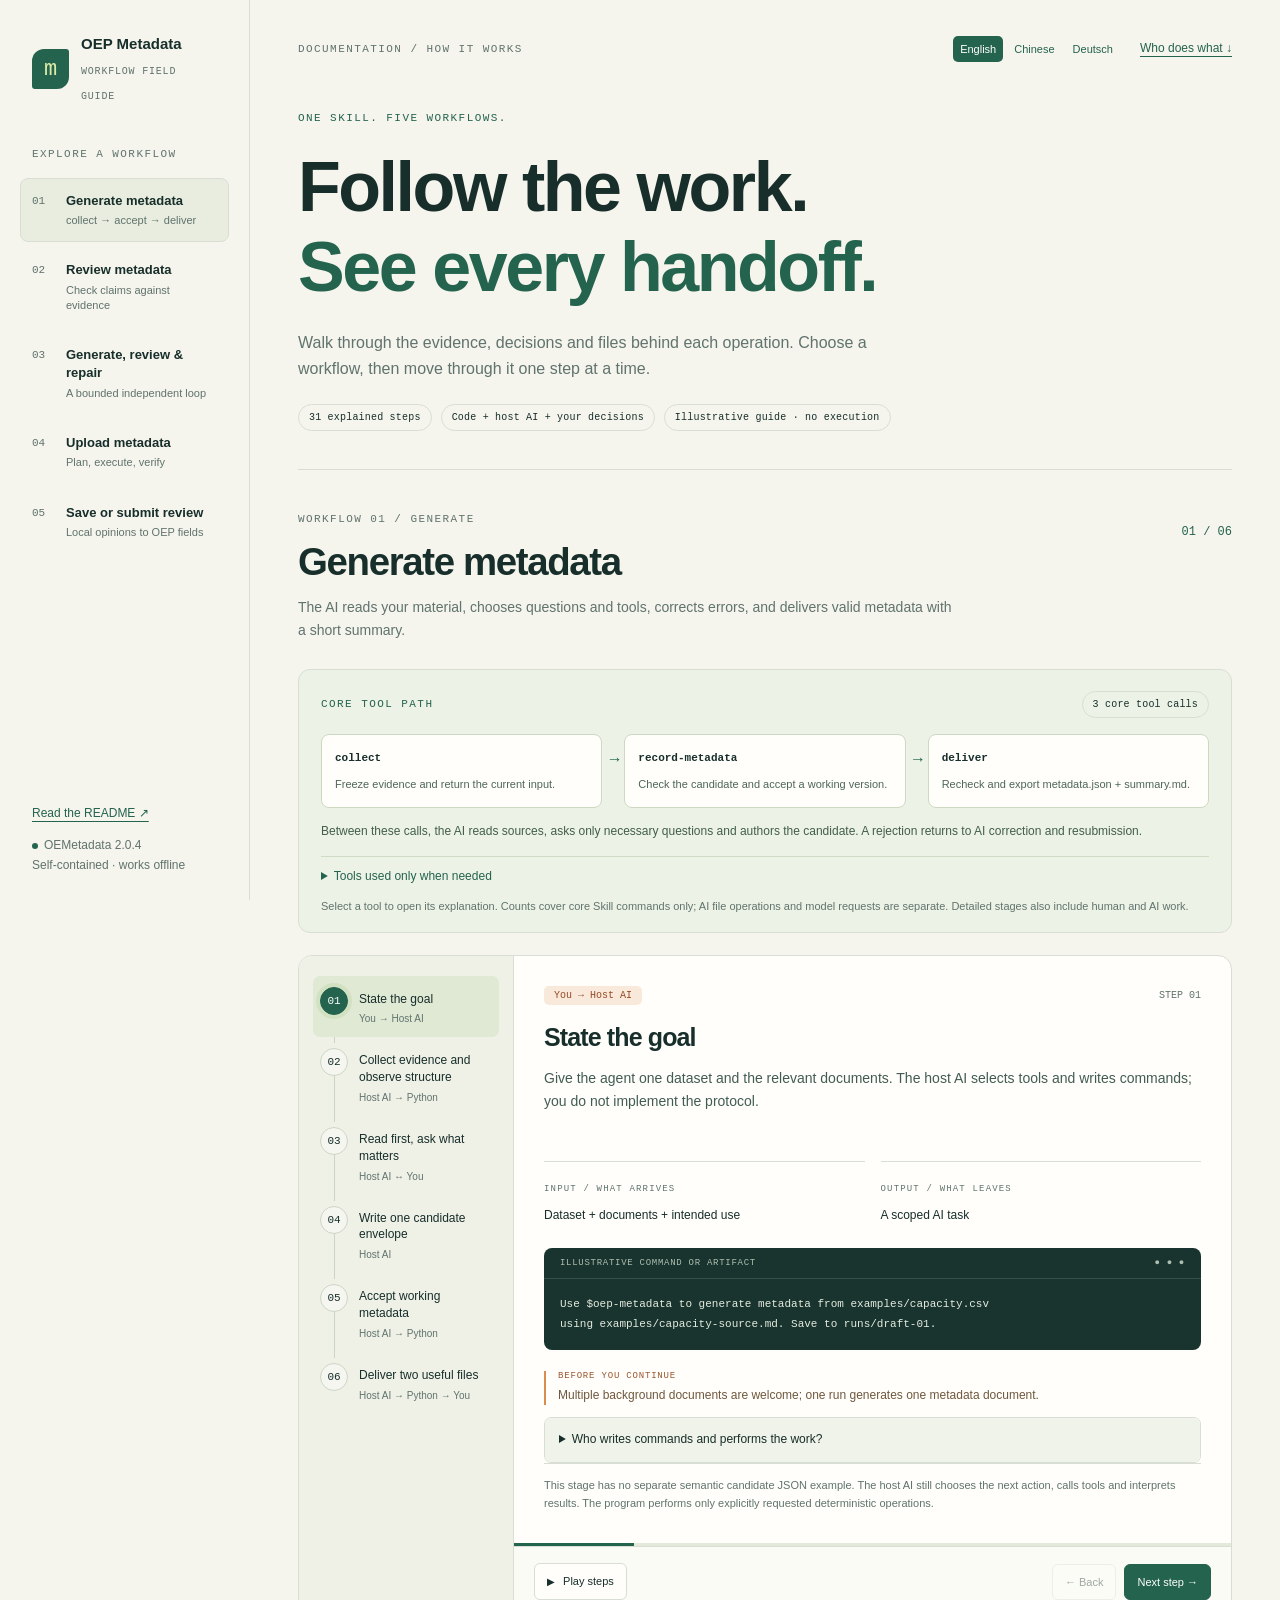
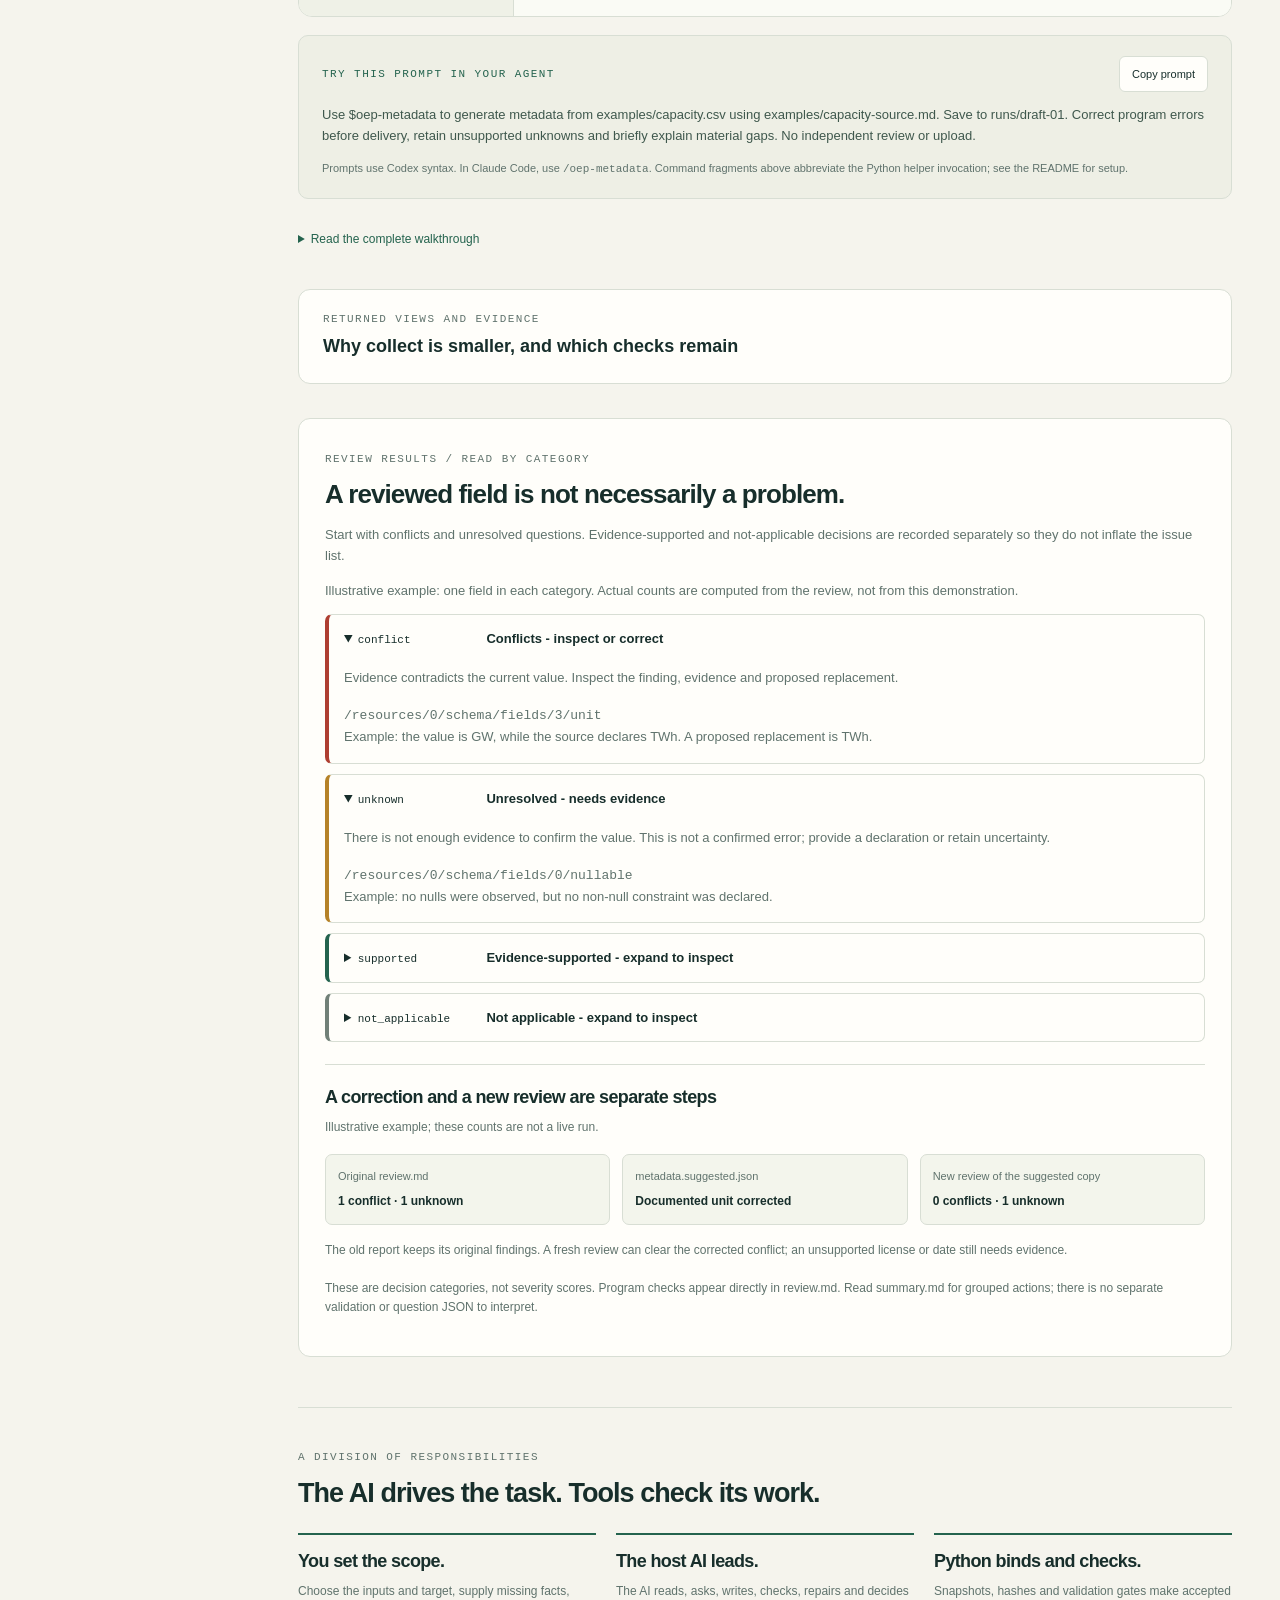
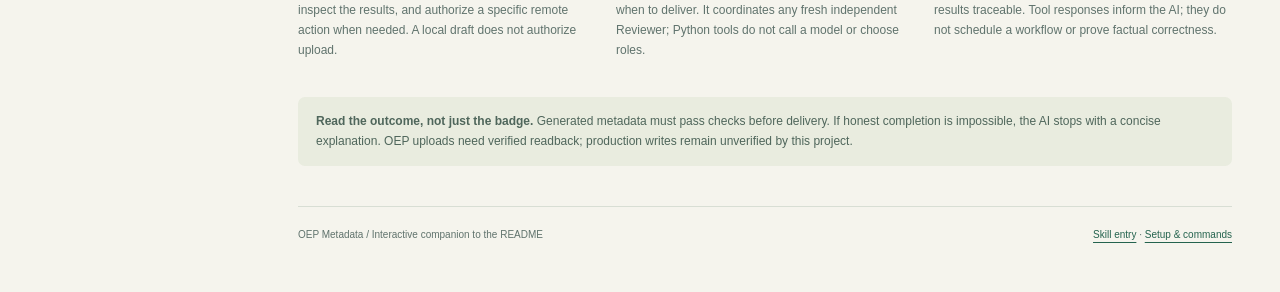
<file: index.html>
<!doctype html>
<html lang="en">
<head>
<meta charset="utf-8">
<meta name="viewport" content="width=device-width, initial-scale=1">
<meta name="description" content="An interactive, step-by-step field guide to generating, reviewing, repairing and uploading OEP metadata.">
<title>OEP Metadata — Workflow field guide</title>
<link rel="stylesheet" href="docs/guide.css">
<link rel="alternate" hreflang="en" href="index.html">
<link rel="alternate" hreflang="zh-CN" href="index-zh.html">
<link rel="alternate" hreflang="de" href="index-de.html">
</head>
<body>
<a class="skip" href="#guide">Skip to walkthrough</a>
<div class="shell">
<aside class="sidebar" aria-label="Workflow navigation">
<div class="brand"><span class="mark" aria-hidden="true">m</span><div><strong>OEP Metadata</strong><small>WORKFLOW FIELD GUIDE</small></div></div>
<div class="eyebrow side-label">Explore a workflow</div>
<nav id="nav" class="nav" aria-label="Choose a workflow"></nav>
<div class="side-bottom"><a href="README.md">Read the README ↗</a><span class="dot"></span>OEMetadata 2.0.4<br>Self-contained · works offline</div>
</aside>
<main class="main" id="guide">
<div class="topline"><span class="eyebrow">Documentation / How it works</span><div class="top-actions"><nav class="language-switch" aria-label="Language"><a href="index.html" data-language-link="index.html" hreflang="en" lang="en" aria-current="page">English</a><a href="index-zh.html" data-language-link="index-zh.html" hreflang="zh-CN" lang="zh-CN">Chinese</a><a href="index-de.html" data-language-link="index-de.html" hreflang="de" lang="de">Deutsch</a></nav><a href="#boundaries">Who does what ↓</a></div></div>
<header class="hero"><div class="eyebrow">One Skill. Five workflows.</div><h1>Follow the work.<br><span>See every handoff.</span></h1><p>Walk through the evidence, decisions and files behind each operation. Choose a workflow, then move through it one step at a time.</p><div class="hero-meta"><span class="pill">31 explained steps</span><span class="pill">Code + host AI + your decisions</span><span class="pill">Illustrative guide · no execution</span></div></header>
<section aria-labelledby="workflow-title">
<div class="workflow-head"><div><span class="eyebrow" id="workflow-mode"></span><h2 id="workflow-title"></h2><p id="workflow-description"></p></div><span class="counter" id="counter"></span></div>
<section class="route-panel" aria-label="Core tool path">
<div class="route-head"><span class="eyebrow">Core tool path</span><span class="pill" id="route-count"></span></div>
<ol class="route-list" id="route-list"></ol>
<p class="route-note" id="route-note"></p>
<details class="route-options"><summary>Tools used only when needed</summary><div class="optional-grid" id="optional-tools"></div></details>
<p class="route-help">Select a tool to open its explanation. Counts cover core Skill commands only; AI file operations and model requests are separate. Detailed stages also include human and AI work.</p>
</section>
<div class="walkthrough" id="walkthrough">
<div class="rail"><ol id="steps" class="step-list" aria-label="Workflow steps"></ol></div>
<div class="stage"><div id="stage-content" class="stage-content" role="region" tabindex="-1" aria-label="Selected step"></div><div class="progress" role="progressbar" aria-label="Walkthrough position" aria-valuemin="1" aria-valuenow="1" aria-valuemax="6"><span id="progress-fill"></span></div><div class="transport"><button type="button" id="play" aria-pressed="false"><span class="play-icon" aria-hidden="true">▶</span> Play steps</button><button type="button" id="previous">← Back</button><button type="button" id="next" class="primary">Next step →</button></div></div>
</div>
<p class="sr-only" id="announcement" role="status" aria-live="polite"></p>
<div class="prompt"><div class="prompt-header"><span class="eyebrow">Try this prompt in your agent</span><button type="button" class="copy" id="copy">Copy prompt</button></div><p id="prompt-text"></p><p style="font-size:11px;color:var(--muted);margin-top:12px">Prompts use Codex syntax. In Claude Code, use <code>/oep-metadata</code>. Command fragments above abbreviate the Python helper invocation; see the README for setup.</p></div>
<details class="reading" id="reading"><summary>Read the complete walkthrough</summary><ol class="full-steps" id="full-steps"></ol></details>
</section>
<details class="quality-guide" id="quality-guarantees"><summary><span class="eyebrow">Returned views and evidence</span><strong>Why collect is smaller, and which checks remain</strong></summary>
<div class="quality-content"><p>The same four-row example was measured in three representations. These are JSON response sizes, not task-speed guarantees.</p>
<div class="size-comparison"><article><strong>18,227 B</strong><span>Full response, indented</span><div class="size-track"><i style="width:100%"></i></div></article><article><strong>11,134 B</strong><span>Identical information, compact JSON</span><div class="size-track"><i style="width:61.1%"></i></div></article><article><strong>6,065 B</strong><span>Generation view with deduplication</span><div class="size-track"><i style="width:33.3%"></i></div></article></div>
<div class="quality-columns"><article><h3>One copy of the evidence</h3><p>Metadata, profile, background text, constraints, snapshots and hashes are preserved. Duplicate profile evidence points to context.profile; review-only lists and internal guards remain available in the full context.</p></article><article><h3>Acceptance and delivery still validate</h3><p>record-metadata checks the document, evidence and bindings before acceptance. deliver checks again. A separate check is available for diagnostics; independent combined review still needs a current conflict-free assessment.</p></article></div>
<p class="quality-footnote">The AI can query a field with schema --pointer or inspect --view full when needed. Unknown facts remain unknown. Mechanical validity and these small tests do not prove factual correctness for every dataset.</p></div></details>
<section class="decision-guide" id="review-decisions" aria-labelledby="decision-title">
<span class="eyebrow">Review results / read by category</span><h2 id="decision-title">A reviewed field is not necessarily a problem.</h2>
<p>Start with conflicts and unresolved questions. Evidence-supported and not-applicable decisions are recorded separately so they do not inflate the issue list.</p>
<p>Illustrative example: one field in each category. Actual counts are computed from the review, not from this demonstration.</p>
<details class="decision-group conflict" open><summary><code>conflict</code> <strong>Conflicts - inspect or correct</strong></summary><p>Evidence contradicts the current value. Inspect the finding, evidence and proposed replacement.</p><p><code>/resources/0/schema/fields/3/unit</code><br><span>Example: the value is GW, while the source declares TWh. A proposed replacement is TWh.</span></p></details>
<details class="decision-group unknown" open><summary><code>unknown</code> <strong>Unresolved - needs evidence</strong></summary><p>There is not enough evidence to confirm the value. This is not a confirmed error; provide a declaration or retain uncertainty.</p><p><code>/resources/0/schema/fields/0/nullable</code><br><span>Example: no nulls were observed, but no non-null constraint was declared.</span></p></details>
<details class="decision-group supported"><summary><code>supported</code> <strong>Evidence-supported - expand to inspect</strong></summary><p>Available evidence supports the current value within the reviewed scope. Usually no action is needed.</p><p><code>/resources/0/schema/fields/1/description</code><br><span>Example: the alpha-3 description agrees with the codebook and observed country codes.</span></p></details>
<details class="decision-group not-applicable"><summary><code>not_applicable</code> <strong>Not applicable - expand to inspect</strong></summary><p>The concept does not apply, with a stated reason. Missing evidence alone does not establish inapplicability.</p><p><code>/resources/0/context/grantNo</code><br><span>Example: an authoritative declaration confirms there was no grant funding, so a grant number is not applicable.</span></p></details>
<div class="target-example"><h3>A correction and a new review are separate steps</h3><p>Illustrative example; these counts are not a live run.</p><ol><li><span>Original review.md</span><strong>1 conflict · 1 unknown</strong></li><li><span>metadata.suggested.json</span><strong>Documented unit corrected</strong></li><li><span>New review of the suggested copy</span><strong>0 conflicts · 1 unknown</strong></li></ol><p>The old report keeps its original findings. A fresh review can clear the corrected conflict; an unsupported license or date still needs evidence.</p></div>
<p class="decision-footnote">These are decision categories, not severity scores. Program checks appear directly in review.md. Read summary.md for grouped actions; there is no separate validation or question JSON to interpret.</p>
</section>
<section class="notes" id="boundaries" aria-labelledby="boundary-title"><span class="eyebrow">A division of responsibilities</span><h2 id="boundary-title">The AI drives the task. Tools check its work.</h2><div class="roles"><article class="role"><h3>You set the scope.</h3><p>Choose the inputs and target, supply missing facts, inspect the results, and authorize a specific remote action when needed. A local draft does not authorize upload.</p></article><article class="role"><h3>The host AI leads.</h3><p>The AI reads, asks, writes, checks, repairs and decides when to deliver. It coordinates any fresh independent Reviewer; Python tools do not call a model or choose roles.</p></article><article class="role"><h3>Python binds and checks.</h3><p>Snapshots, hashes and validation gates make accepted results traceable. Tool responses inform the AI; they do not schedule a workflow or prove factual correctness.</p></article></div><div class="footer-note"><strong>Read the outcome, not just the badge.</strong> Generated metadata must pass checks before delivery. If honest completion is impossible, the AI stops with a concise explanation. OEP uploads need verified readback; production writes remain unverified by this project.</div></section>
<footer class="footer"><span>OEP Metadata / Interactive companion to the README</span><span><a href="skills/oep-metadata/SKILL.md">Skill entry</a> · <a href="README.md">Setup &amp; commands</a></span></footer>
<noscript>This interactive walkthrough needs JavaScript. Open the README or the linked Skill entry for the written instructions.</noscript>
</main></div>
<script src="docs/workflows.js"></script>
<script src="locales/en.js"></script>
<script src="docs/ai-examples.js"></script>
<script src="docs/guide.js"></script>
</body>
</html>
</file>
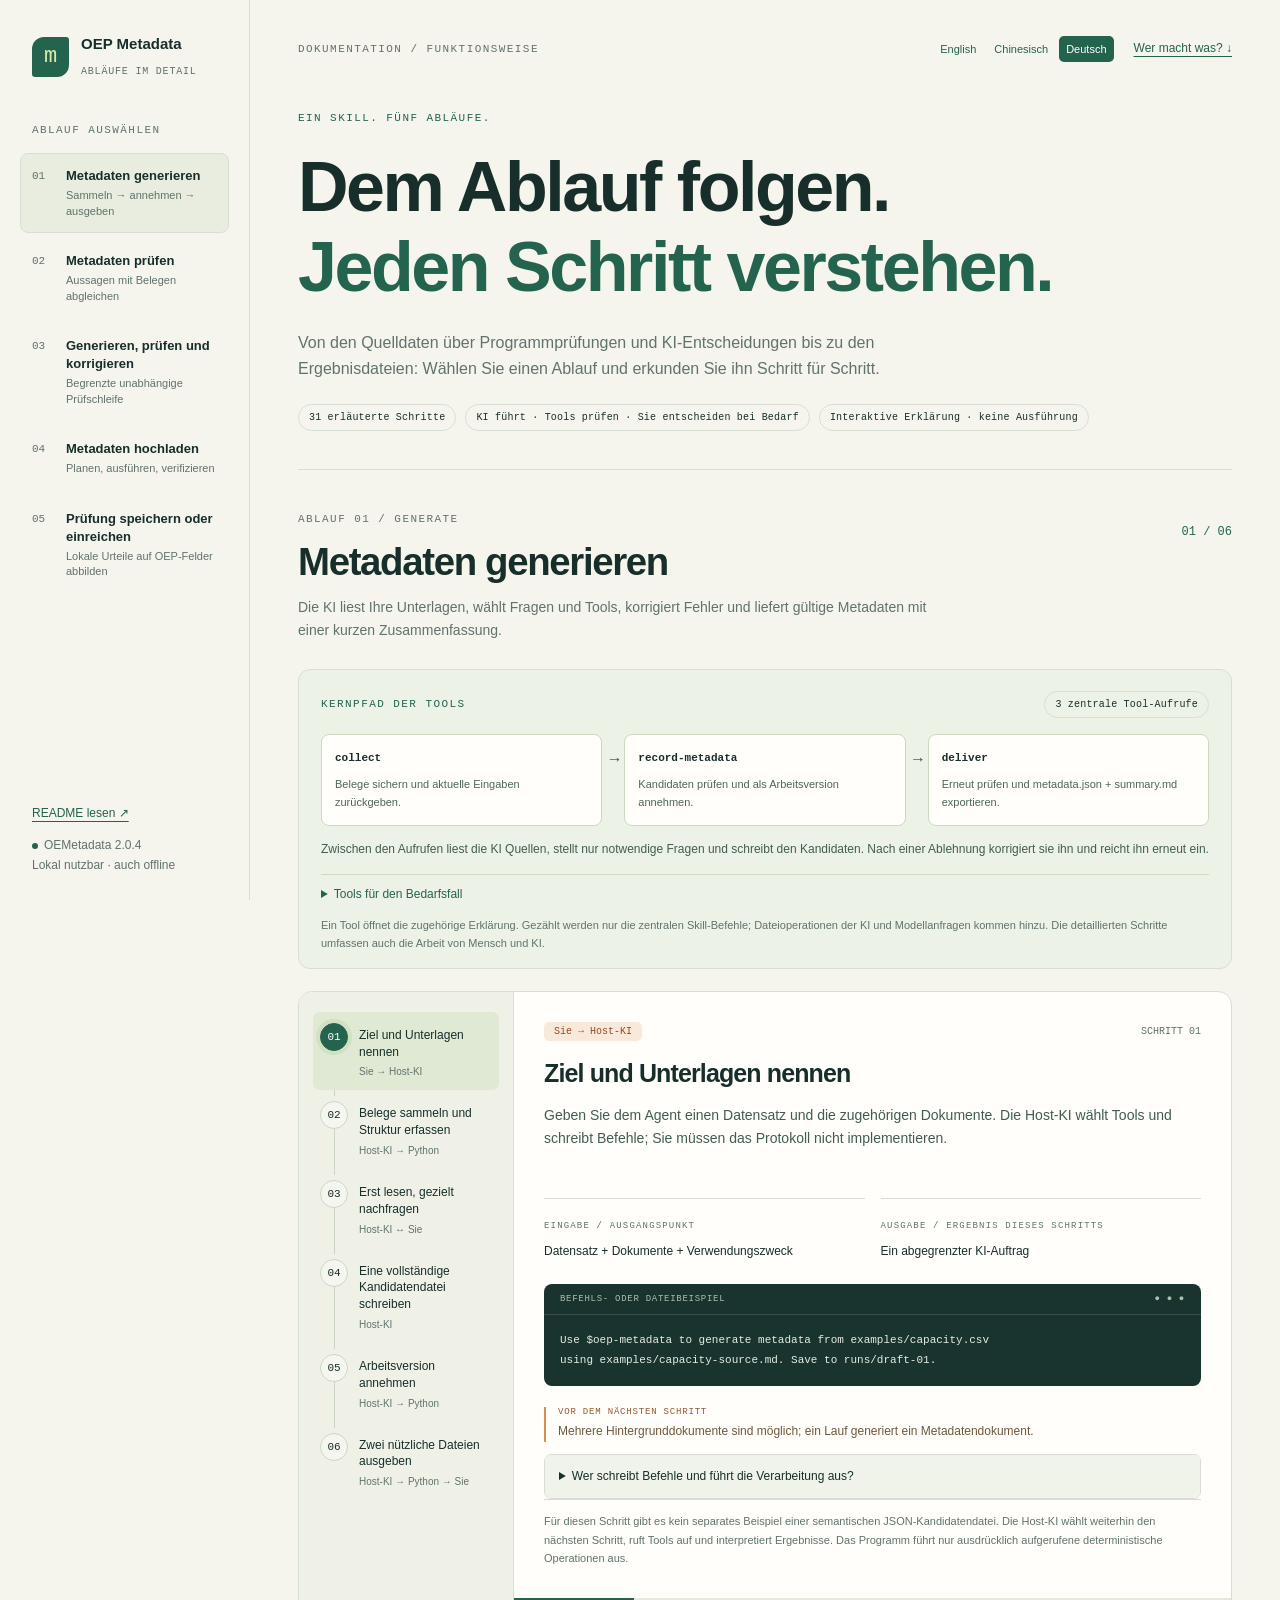
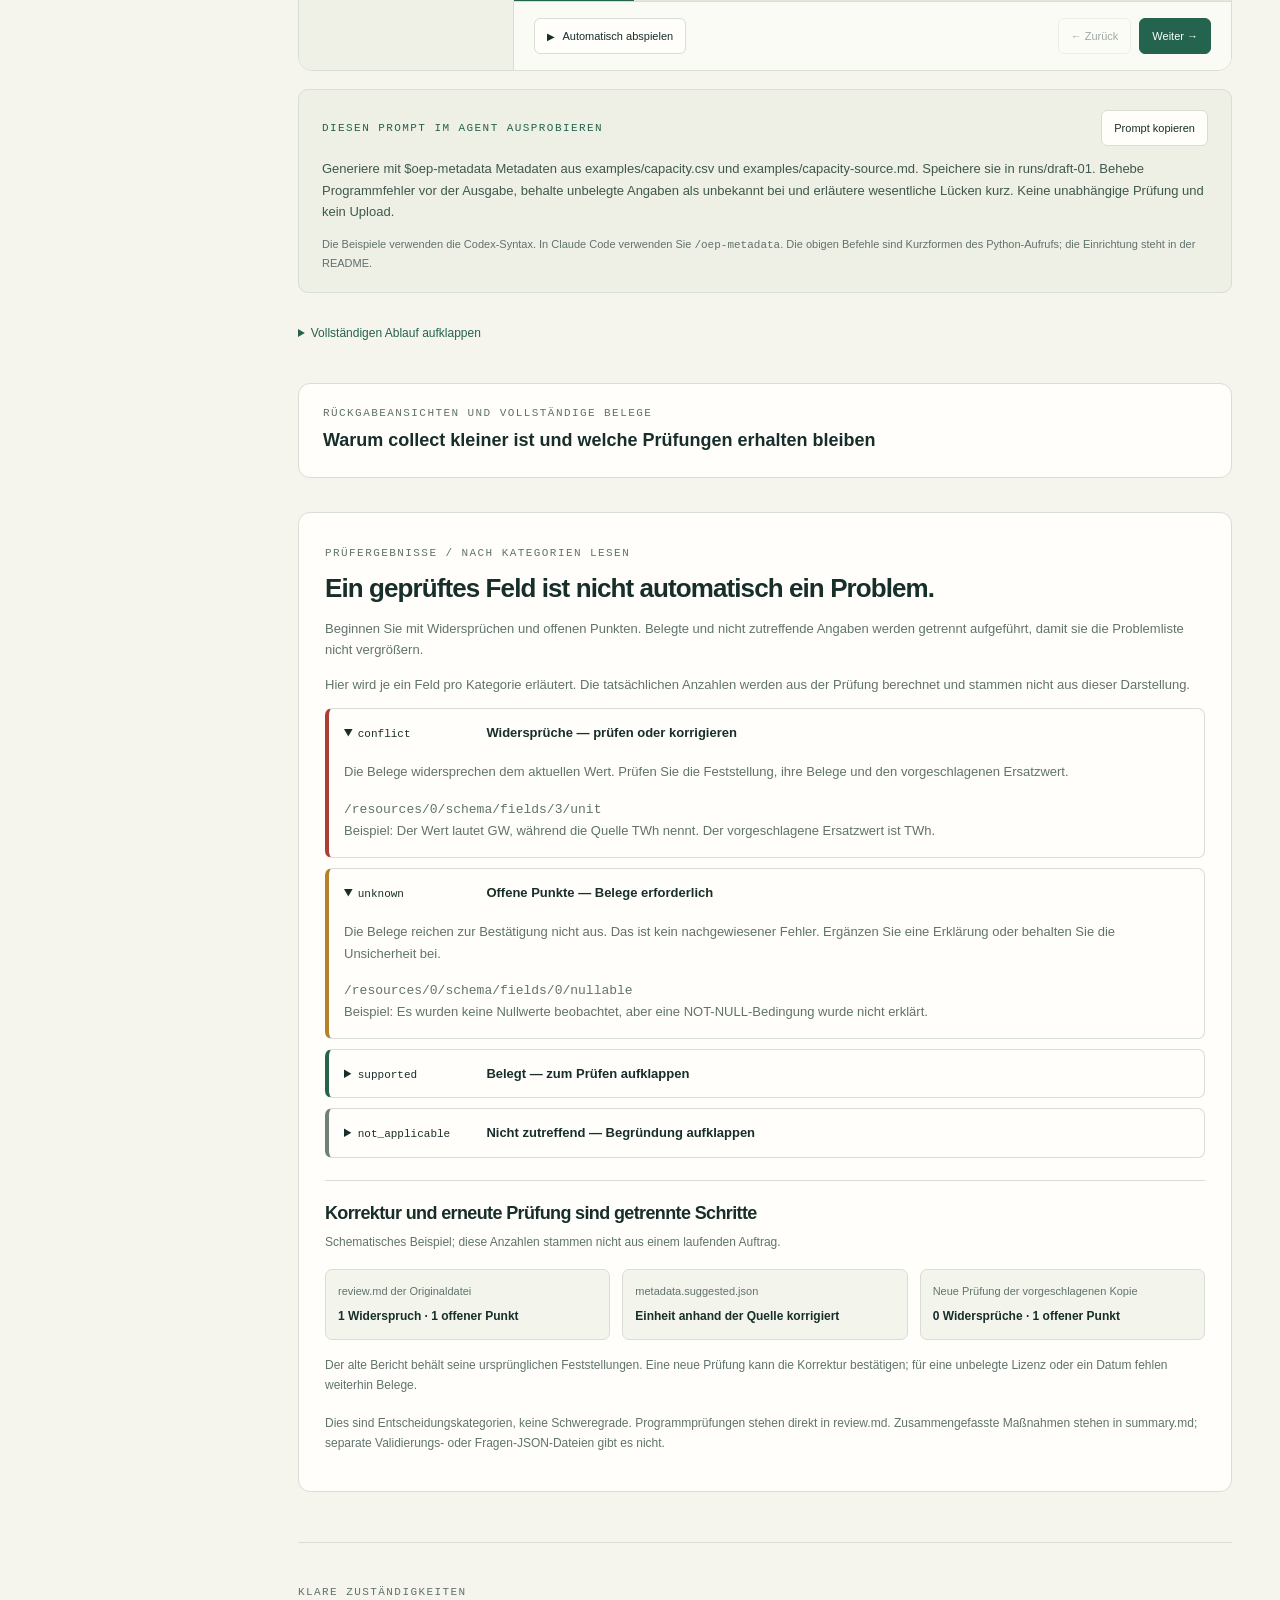
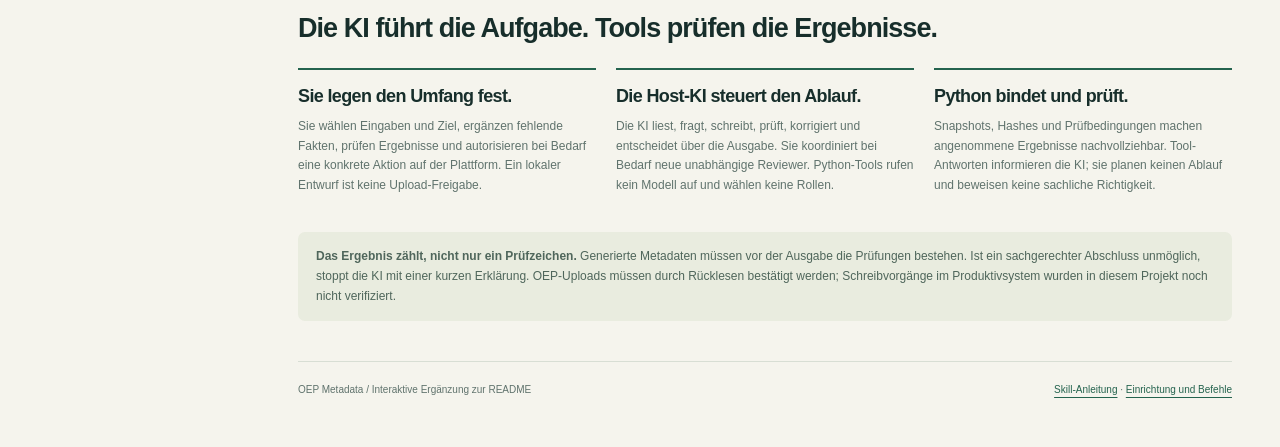
<file: index-de.html>
<!doctype html>
<html lang="de">
<head>
<meta charset="utf-8">
<meta name="viewport" content="width=device-width, initial-scale=1">
<meta name="description" content="An interactive, step-by-step field guide to generating, reviewing, repairing and uploading OEP metadata.">
<title>OEP Metadata — Workflow field guide</title>
<link rel="stylesheet" href="docs/guide.css">
<link rel="alternate" hreflang="en" href="index.html">
<link rel="alternate" hreflang="zh-CN" href="index-zh.html">
<link rel="alternate" hreflang="de" href="index-de.html">
</head>
<body>
<a class="skip" href="#guide">Skip to walkthrough</a>
<div class="shell">
<aside class="sidebar" aria-label="Workflow navigation">
<div class="brand"><span class="mark" aria-hidden="true">m</span><div><strong>OEP Metadata</strong><small>WORKFLOW FIELD GUIDE</small></div></div>
<div class="eyebrow side-label">Explore a workflow</div>
<nav id="nav" class="nav" aria-label="Choose a workflow"></nav>
<div class="side-bottom"><a href="README.md">Read the README ↗</a><span class="dot"></span>OEMetadata 2.0.4<br>Self-contained · works offline</div>
</aside>
<main class="main" id="guide">
<div class="topline"><span class="eyebrow">Documentation / How it works</span><div class="top-actions"><nav class="language-switch" aria-label="Language"><a href="index.html" data-language-link="index.html" hreflang="en" lang="en">English</a><a href="index-zh.html" data-language-link="index-zh.html" hreflang="zh-CN" lang="zh-CN">Chinese</a><a href="index-de.html" data-language-link="index-de.html" hreflang="de" lang="de" aria-current="page">Deutsch</a></nav><a href="#boundaries">Who does what ↓</a></div></div>
<header class="hero"><div class="eyebrow">One Skill. Five workflows.</div><h1>Follow the work.<br><span>See every handoff.</span></h1><p>Walk through the evidence, decisions and files behind each operation. Choose a workflow, then move through it one step at a time.</p><div class="hero-meta"><span class="pill">31 explained steps</span><span class="pill">Code + host AI + your decisions</span><span class="pill">Illustrative guide · no execution</span></div></header>
<section aria-labelledby="workflow-title">
<div class="workflow-head"><div><span class="eyebrow" id="workflow-mode"></span><h2 id="workflow-title"></h2><p id="workflow-description"></p></div><span class="counter" id="counter"></span></div>
<section class="route-panel" aria-label="Core tool path">
<div class="route-head"><span class="eyebrow">Core tool path</span><span class="pill" id="route-count"></span></div>
<ol class="route-list" id="route-list"></ol>
<p class="route-note" id="route-note"></p>
<details class="route-options"><summary>Tools used only when needed</summary><div class="optional-grid" id="optional-tools"></div></details>
<p class="route-help">Select a tool to open its explanation. Counts cover core Skill commands only; AI file operations and model requests are separate. Detailed stages also include human and AI work.</p>
</section>
<div class="walkthrough" id="walkthrough">
<div class="rail"><ol id="steps" class="step-list" aria-label="Workflow steps"></ol></div>
<div class="stage"><div id="stage-content" class="stage-content" role="region" tabindex="-1" aria-label="Selected step"></div><div class="progress" role="progressbar" aria-label="Walkthrough position" aria-valuemin="1" aria-valuenow="1" aria-valuemax="6"><span id="progress-fill"></span></div><div class="transport"><button type="button" id="play" aria-pressed="false"><span class="play-icon" aria-hidden="true">▶</span> Play steps</button><button type="button" id="previous">← Back</button><button type="button" id="next" class="primary">Next step →</button></div></div>
</div>
<p class="sr-only" id="announcement" role="status" aria-live="polite"></p>
<div class="prompt"><div class="prompt-header"><span class="eyebrow">Try this prompt in your agent</span><button type="button" class="copy" id="copy">Copy prompt</button></div><p id="prompt-text"></p><p style="font-size:11px;color:var(--muted);margin-top:12px">Prompts use Codex syntax. In Claude Code, use <code>/oep-metadata</code>. Command fragments above abbreviate the Python helper invocation; see the README for setup.</p></div>
<details class="reading" id="reading"><summary>Read the complete walkthrough</summary><ol class="full-steps" id="full-steps"></ol></details>
</section>
<details class="quality-guide" id="quality-guarantees"><summary><span class="eyebrow">Returned views and evidence</span><strong>Why collect is smaller, and which checks remain</strong></summary>
<div class="quality-content"><p>The same four-row example was measured in three representations. These are JSON response sizes, not task-speed guarantees.</p>
<div class="size-comparison"><article><strong>18,227 B</strong><span>Full response, indented</span><div class="size-track"><i style="width:100%"></i></div></article><article><strong>11,134 B</strong><span>Identical information, compact JSON</span><div class="size-track"><i style="width:61.1%"></i></div></article><article><strong>6,065 B</strong><span>Generation view with deduplication</span><div class="size-track"><i style="width:33.3%"></i></div></article></div>
<div class="quality-columns"><article><h3>One copy of the evidence</h3><p>Metadata, profile, background text, constraints, snapshots and hashes are preserved. Duplicate profile evidence points to context.profile; review-only lists and internal guards remain available in the full context.</p></article><article><h3>Acceptance and delivery still validate</h3><p>record-metadata checks the document, evidence and bindings before acceptance. deliver checks again. A separate check is available for diagnostics; independent combined review still needs a current conflict-free assessment.</p></article></div>
<p class="quality-footnote">The AI can query a field with schema --pointer or inspect --view full when needed. Unknown facts remain unknown. Mechanical validity and these small tests do not prove factual correctness for every dataset.</p></div></details>
<section class="decision-guide" id="review-decisions" aria-labelledby="decision-title">
<span class="eyebrow">Review results / read by category</span><h2 id="decision-title">A reviewed field is not necessarily a problem.</h2>
<p>Start with conflicts and unresolved questions. Evidence-supported and not-applicable decisions are recorded separately so they do not inflate the issue list.</p>
<p>Illustrative example: one field in each category. Actual counts are computed from the review, not from this demonstration.</p>
<details class="decision-group conflict" open><summary><code>conflict</code> <strong>Conflicts - inspect or correct</strong></summary><p>Evidence contradicts the current value. Inspect the finding, evidence and proposed replacement.</p><p><code>/resources/0/schema/fields/3/unit</code><br><span>Example: the value is GW, while the source declares TWh. A proposed replacement is TWh.</span></p></details>
<details class="decision-group unknown" open><summary><code>unknown</code> <strong>Unresolved - needs evidence</strong></summary><p>There is not enough evidence to confirm the value. This is not a confirmed error; provide a declaration or retain uncertainty.</p><p><code>/resources/0/schema/fields/0/nullable</code><br><span>Example: no nulls were observed, but no non-null constraint was declared.</span></p></details>
<details class="decision-group supported"><summary><code>supported</code> <strong>Evidence-supported - expand to inspect</strong></summary><p>Available evidence supports the current value within the reviewed scope. Usually no action is needed.</p><p><code>/resources/0/schema/fields/1/description</code><br><span>Example: the alpha-3 description agrees with the codebook and observed country codes.</span></p></details>
<details class="decision-group not-applicable"><summary><code>not_applicable</code> <strong>Not applicable - expand to inspect</strong></summary><p>The concept does not apply, with a stated reason. Missing evidence alone does not establish inapplicability.</p><p><code>/resources/0/context/grantNo</code><br><span>Example: an authoritative declaration confirms there was no grant funding, so a grant number is not applicable.</span></p></details>
<div class="target-example"><h3>A correction and a new review are separate steps</h3><p>Illustrative example; these counts are not a live run.</p><ol><li><span>Original review.md</span><strong>1 conflict · 1 unknown</strong></li><li><span>metadata.suggested.json</span><strong>Documented unit corrected</strong></li><li><span>New review of the suggested copy</span><strong>0 conflicts · 1 unknown</strong></li></ol><p>The old report keeps its original findings. A fresh review can clear the corrected conflict; an unsupported license or date still needs evidence.</p></div>
<p class="decision-footnote">These are decision categories, not severity scores. Program checks appear directly in review.md. Read summary.md for grouped actions; there is no separate validation or question JSON to interpret.</p>
</section>
<section class="notes" id="boundaries" aria-labelledby="boundary-title"><span class="eyebrow">A division of responsibilities</span><h2 id="boundary-title">The AI drives the task. Tools check its work.</h2><div class="roles"><article class="role"><h3>You set the scope.</h3><p>Choose the inputs and target, supply missing facts, inspect the results, and authorize a specific remote action when needed. A local draft does not authorize upload.</p></article><article class="role"><h3>The host AI leads.</h3><p>The AI reads, asks, writes, checks, repairs and decides when to deliver. It coordinates any fresh independent Reviewer; Python tools do not call a model or choose roles.</p></article><article class="role"><h3>Python binds and checks.</h3><p>Snapshots, hashes and validation gates make accepted results traceable. Tool responses inform the AI; they do not schedule a workflow or prove factual correctness.</p></article></div><div class="footer-note"><strong>Read the outcome, not just the badge.</strong> Generated metadata must pass checks before delivery. If honest completion is impossible, the AI stops with a concise explanation. OEP uploads need verified readback; production writes remain unverified by this project.</div></section>
<footer class="footer"><span>OEP Metadata / Interactive companion to the README</span><span><a href="skills/oep-metadata/SKILL.md">Skill entry</a> · <a href="README.md">Setup &amp; commands</a></span></footer>
<noscript>This interactive walkthrough needs JavaScript. Open the README or the linked Skill entry for the written instructions.</noscript>
</main></div>
<script src="docs/workflows.js"></script>
<script src="locales/de.js"></script>
<script src="docs/ai-examples.js"></script>
<script src="locales/ai-prompts.de.js"></script>
<script src="docs/guide.js"></script>
</body>
</html>
</file>
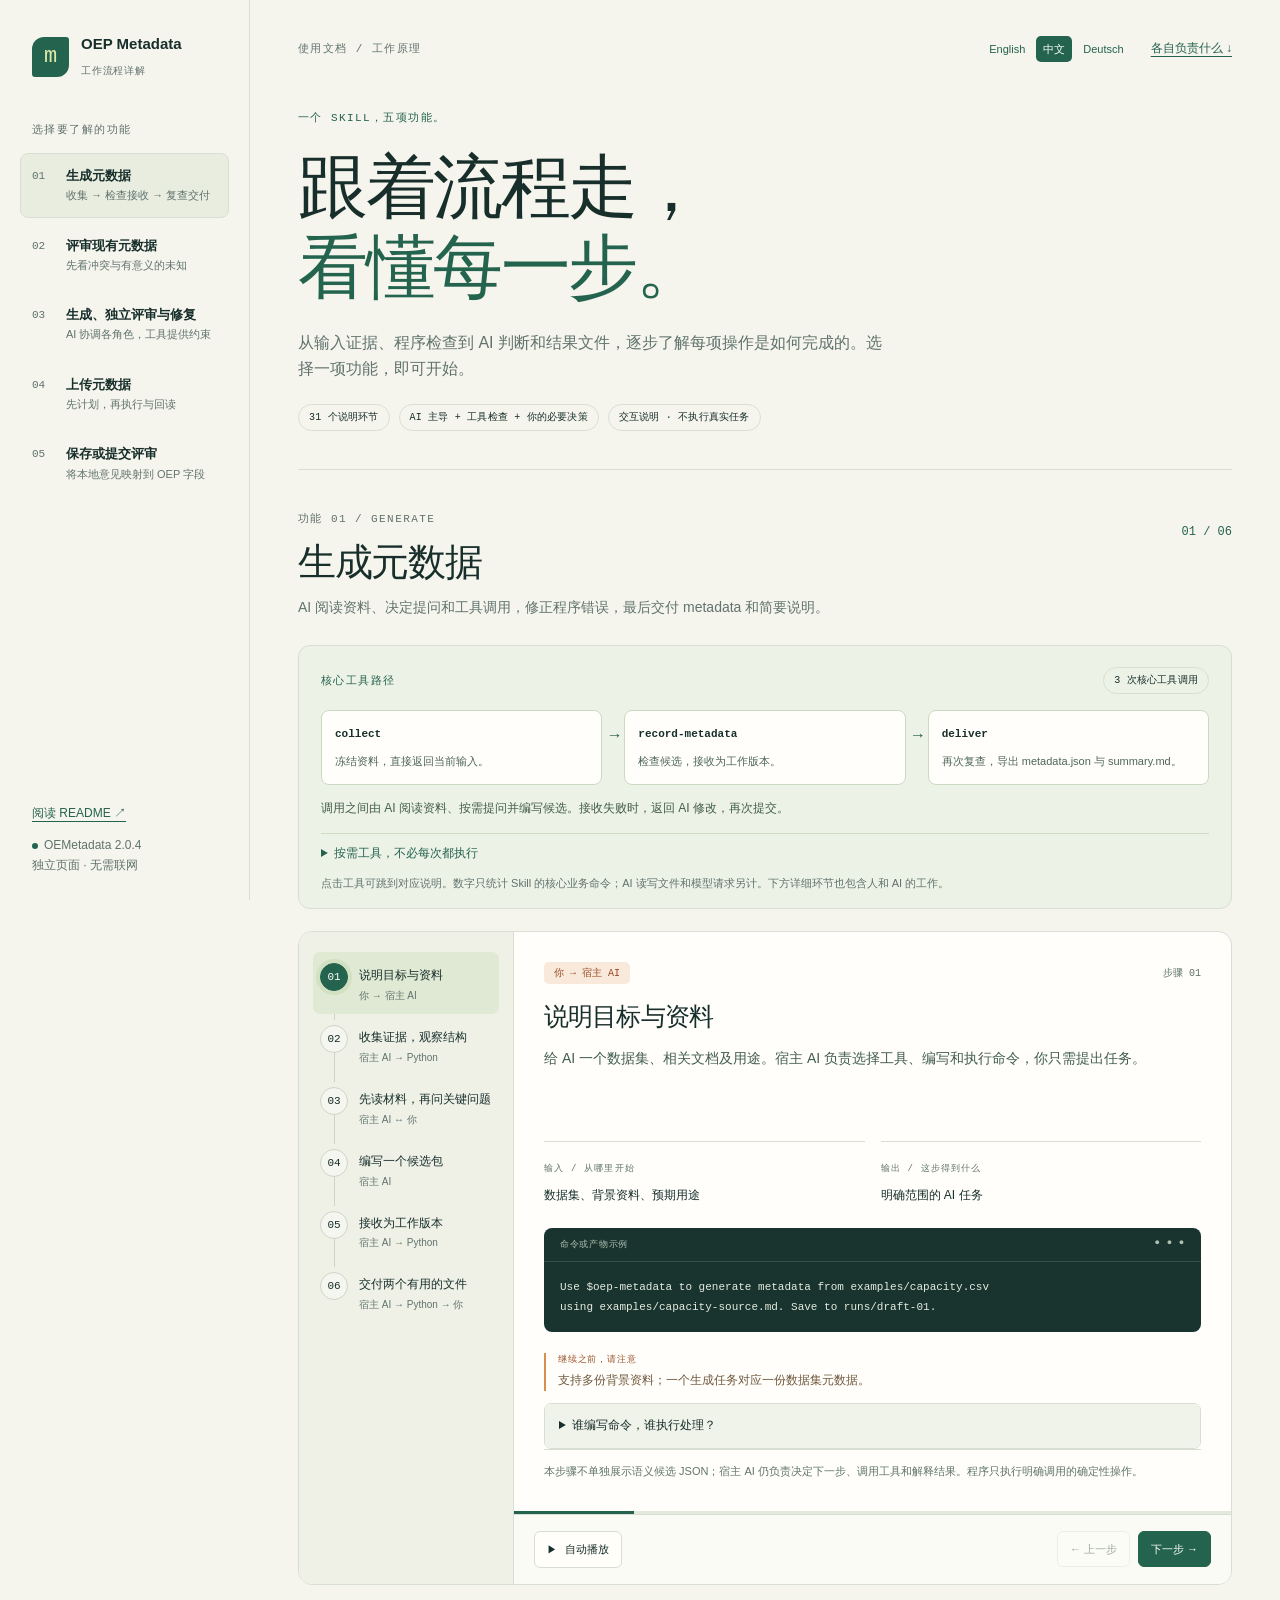
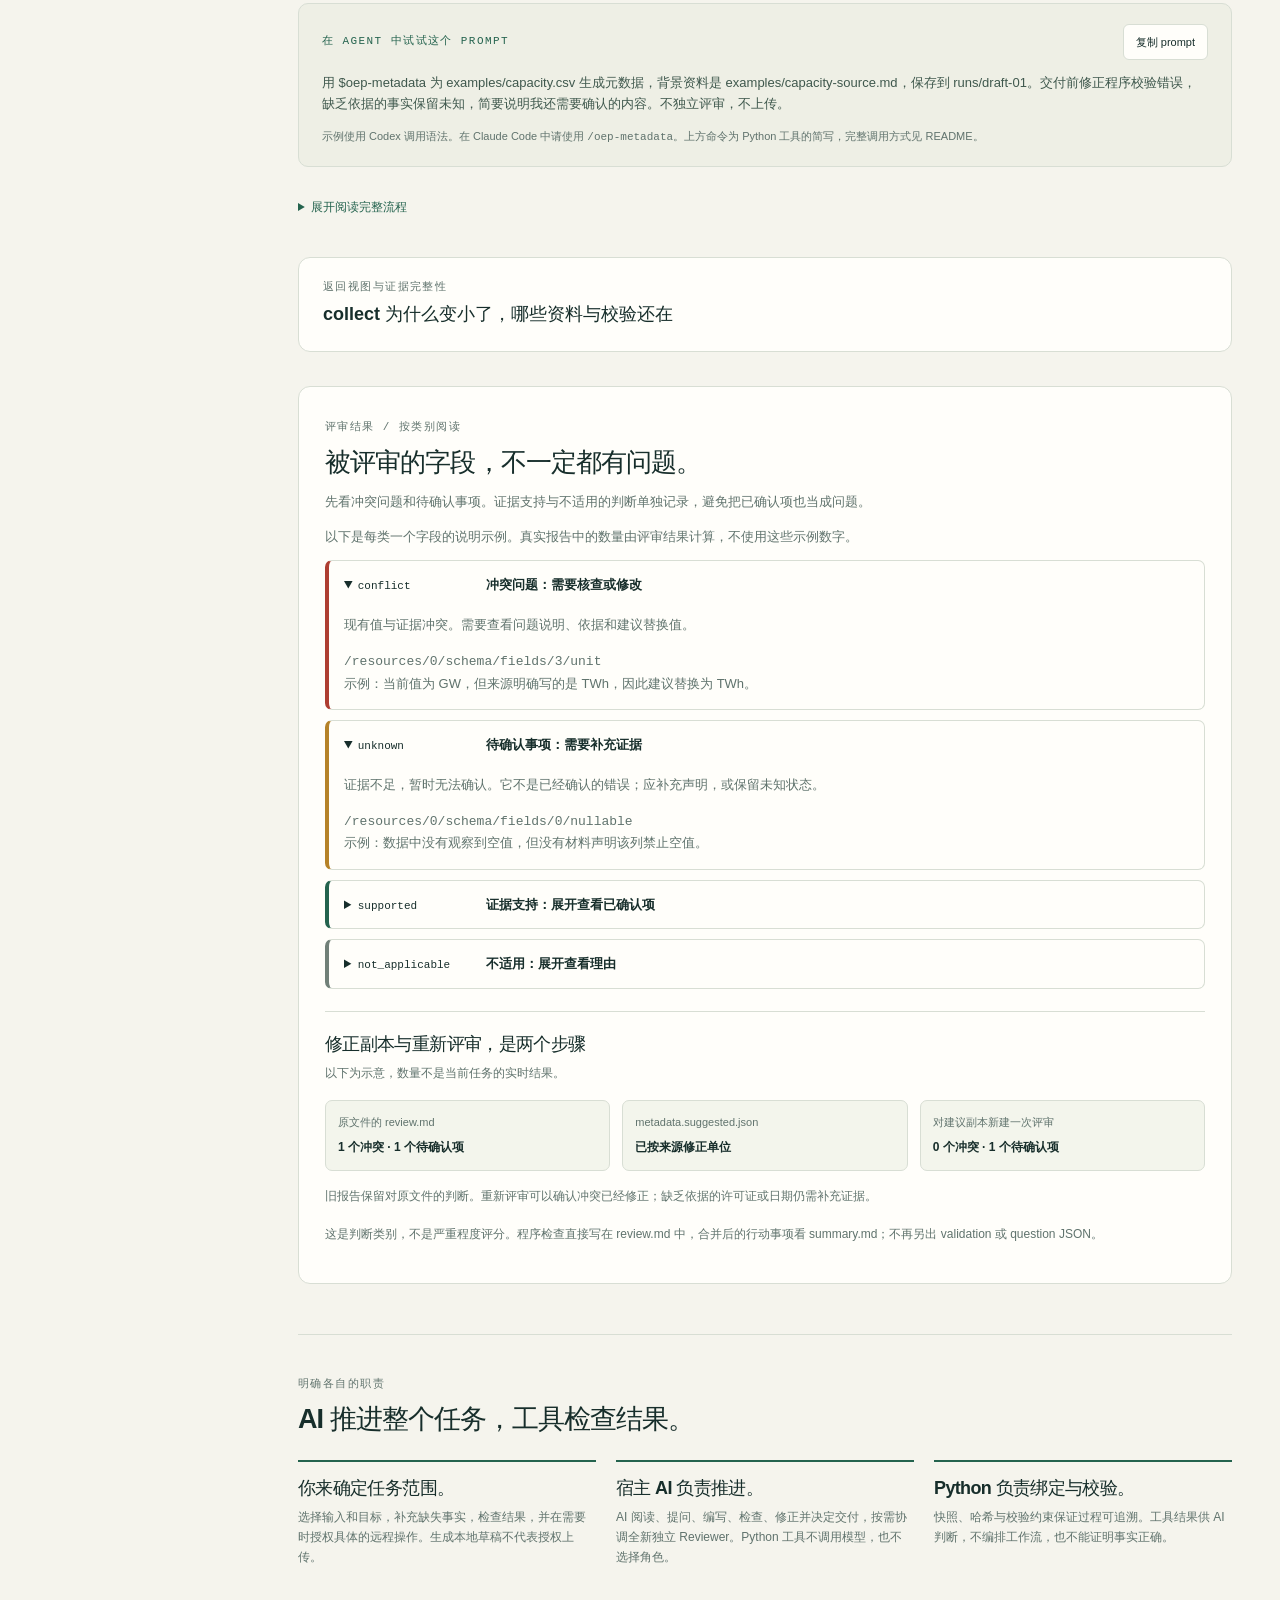
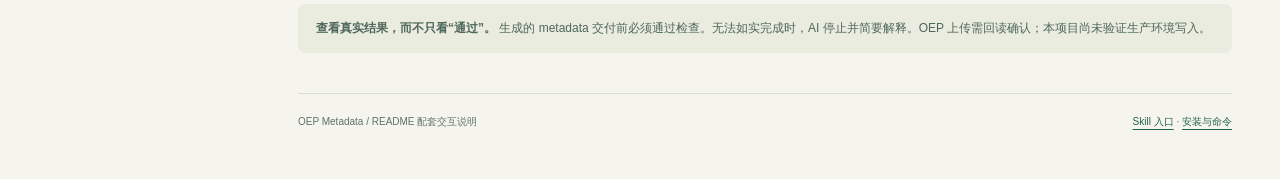
<file: index-zh.html>
<!doctype html>
<html lang="zh-CN">
<head>
<meta charset="utf-8">
<meta name="viewport" content="width=device-width, initial-scale=1">
<meta name="description" content="An interactive, step-by-step field guide to generating, reviewing, repairing and uploading OEP metadata.">
<title>OEP Metadata — Workflow field guide</title>
<link rel="stylesheet" href="docs/guide.css">
<link rel="alternate" hreflang="en" href="index.html">
<link rel="alternate" hreflang="zh-CN" href="index-zh.html">
<link rel="alternate" hreflang="de" href="index-de.html">
</head>
<body>
<a class="skip" href="#guide">Skip to walkthrough</a>
<div class="shell">
<aside class="sidebar" aria-label="Workflow navigation">
<div class="brand"><span class="mark" aria-hidden="true">m</span><div><strong>OEP Metadata</strong><small>WORKFLOW FIELD GUIDE</small></div></div>
<div class="eyebrow side-label">Explore a workflow</div>
<nav id="nav" class="nav" aria-label="Choose a workflow"></nav>
<div class="side-bottom"><a href="README.md">Read the README ↗</a><span class="dot"></span>OEMetadata 2.0.4<br>Self-contained · works offline</div>
</aside>
<main class="main" id="guide">
<div class="topline"><span class="eyebrow">Documentation / How it works</span><div class="top-actions"><nav class="language-switch" aria-label="Language"><a href="index.html" data-language-link="index.html" hreflang="en" lang="en">English</a><a href="index-zh.html" data-language-link="index-zh.html" hreflang="zh-CN" lang="zh-CN" aria-current="page">Chinese</a><a href="index-de.html" data-language-link="index-de.html" hreflang="de" lang="de">Deutsch</a></nav><a href="#boundaries">Who does what ↓</a></div></div>
<header class="hero"><div class="eyebrow">One Skill. Five workflows.</div><h1>Follow the work.<br><span>See every handoff.</span></h1><p>Walk through the evidence, decisions and files behind each operation. Choose a workflow, then move through it one step at a time.</p><div class="hero-meta"><span class="pill">31 explained steps</span><span class="pill">Code + host AI + your decisions</span><span class="pill">Illustrative guide · no execution</span></div></header>
<section aria-labelledby="workflow-title">
<div class="workflow-head"><div><span class="eyebrow" id="workflow-mode"></span><h2 id="workflow-title"></h2><p id="workflow-description"></p></div><span class="counter" id="counter"></span></div>
<section class="route-panel" aria-label="Core tool path">
<div class="route-head"><span class="eyebrow">Core tool path</span><span class="pill" id="route-count"></span></div>
<ol class="route-list" id="route-list"></ol>
<p class="route-note" id="route-note"></p>
<details class="route-options"><summary>Tools used only when needed</summary><div class="optional-grid" id="optional-tools"></div></details>
<p class="route-help">Select a tool to open its explanation. Counts cover core Skill commands only; AI file operations and model requests are separate. Detailed stages also include human and AI work.</p>
</section>
<div class="walkthrough" id="walkthrough">
<div class="rail"><ol id="steps" class="step-list" aria-label="Workflow steps"></ol></div>
<div class="stage"><div id="stage-content" class="stage-content" role="region" tabindex="-1" aria-label="Selected step"></div><div class="progress" role="progressbar" aria-label="Walkthrough position" aria-valuemin="1" aria-valuenow="1" aria-valuemax="6"><span id="progress-fill"></span></div><div class="transport"><button type="button" id="play" aria-pressed="false"><span class="play-icon" aria-hidden="true">▶</span> Play steps</button><button type="button" id="previous">← Back</button><button type="button" id="next" class="primary">Next step →</button></div></div>
</div>
<p class="sr-only" id="announcement" role="status" aria-live="polite"></p>
<div class="prompt"><div class="prompt-header"><span class="eyebrow">Try this prompt in your agent</span><button type="button" class="copy" id="copy">Copy prompt</button></div><p id="prompt-text"></p><p style="font-size:11px;color:var(--muted);margin-top:12px">Prompts use Codex syntax. In Claude Code, use <code>/oep-metadata</code>. Command fragments above abbreviate the Python helper invocation; see the README for setup.</p></div>
<details class="reading" id="reading"><summary>Read the complete walkthrough</summary><ol class="full-steps" id="full-steps"></ol></details>
</section>
<details class="quality-guide" id="quality-guarantees"><summary><span class="eyebrow">Returned views and evidence</span><strong>Why collect is smaller, and which checks remain</strong></summary>
<div class="quality-content"><p>The same four-row example was measured in three representations. These are JSON response sizes, not task-speed guarantees.</p>
<div class="size-comparison"><article><strong>18,227 B</strong><span>Full response, indented</span><div class="size-track"><i style="width:100%"></i></div></article><article><strong>11,134 B</strong><span>Identical information, compact JSON</span><div class="size-track"><i style="width:61.1%"></i></div></article><article><strong>6,065 B</strong><span>Generation view with deduplication</span><div class="size-track"><i style="width:33.3%"></i></div></article></div>
<div class="quality-columns"><article><h3>One copy of the evidence</h3><p>Metadata, profile, background text, constraints, snapshots and hashes are preserved. Duplicate profile evidence points to context.profile; review-only lists and internal guards remain available in the full context.</p></article><article><h3>Acceptance and delivery still validate</h3><p>record-metadata checks the document, evidence and bindings before acceptance. deliver checks again. A separate check is available for diagnostics; independent combined review still needs a current conflict-free assessment.</p></article></div>
<p class="quality-footnote">The AI can query a field with schema --pointer or inspect --view full when needed. Unknown facts remain unknown. Mechanical validity and these small tests do not prove factual correctness for every dataset.</p></div></details>
<section class="decision-guide" id="review-decisions" aria-labelledby="decision-title">
<span class="eyebrow">Review results / read by category</span><h2 id="decision-title">A reviewed field is not necessarily a problem.</h2>
<p>Start with conflicts and unresolved questions. Evidence-supported and not-applicable decisions are recorded separately so they do not inflate the issue list.</p>
<p>Illustrative example: one field in each category. Actual counts are computed from the review, not from this demonstration.</p>
<details class="decision-group conflict" open><summary><code>conflict</code> <strong>Conflicts - inspect or correct</strong></summary><p>Evidence contradicts the current value. Inspect the finding, evidence and proposed replacement.</p><p><code>/resources/0/schema/fields/3/unit</code><br><span>Example: the value is GW, while the source declares TWh. A proposed replacement is TWh.</span></p></details>
<details class="decision-group unknown" open><summary><code>unknown</code> <strong>Unresolved - needs evidence</strong></summary><p>There is not enough evidence to confirm the value. This is not a confirmed error; provide a declaration or retain uncertainty.</p><p><code>/resources/0/schema/fields/0/nullable</code><br><span>Example: no nulls were observed, but no non-null constraint was declared.</span></p></details>
<details class="decision-group supported"><summary><code>supported</code> <strong>Evidence-supported - expand to inspect</strong></summary><p>Available evidence supports the current value within the reviewed scope. Usually no action is needed.</p><p><code>/resources/0/schema/fields/1/description</code><br><span>Example: the alpha-3 description agrees with the codebook and observed country codes.</span></p></details>
<details class="decision-group not-applicable"><summary><code>not_applicable</code> <strong>Not applicable - expand to inspect</strong></summary><p>The concept does not apply, with a stated reason. Missing evidence alone does not establish inapplicability.</p><p><code>/resources/0/context/grantNo</code><br><span>Example: an authoritative declaration confirms there was no grant funding, so a grant number is not applicable.</span></p></details>
<div class="target-example"><h3>A correction and a new review are separate steps</h3><p>Illustrative example; these counts are not a live run.</p><ol><li><span>Original review.md</span><strong>1 conflict · 1 unknown</strong></li><li><span>metadata.suggested.json</span><strong>Documented unit corrected</strong></li><li><span>New review of the suggested copy</span><strong>0 conflicts · 1 unknown</strong></li></ol><p>The old report keeps its original findings. A fresh review can clear the corrected conflict; an unsupported license or date still needs evidence.</p></div>
<p class="decision-footnote">These are decision categories, not severity scores. Program checks appear directly in review.md. Read summary.md for grouped actions; there is no separate validation or question JSON to interpret.</p>
</section>
<section class="notes" id="boundaries" aria-labelledby="boundary-title"><span class="eyebrow">A division of responsibilities</span><h2 id="boundary-title">The AI drives the task. Tools check its work.</h2><div class="roles"><article class="role"><h3>You set the scope.</h3><p>Choose the inputs and target, supply missing facts, inspect the results, and authorize a specific remote action when needed. A local draft does not authorize upload.</p></article><article class="role"><h3>The host AI leads.</h3><p>The AI reads, asks, writes, checks, repairs and decides when to deliver. It coordinates any fresh independent Reviewer; Python tools do not call a model or choose roles.</p></article><article class="role"><h3>Python binds and checks.</h3><p>Snapshots, hashes and validation gates make accepted results traceable. Tool responses inform the AI; they do not schedule a workflow or prove factual correctness.</p></article></div><div class="footer-note"><strong>Read the outcome, not just the badge.</strong> Generated metadata must pass checks before delivery. If honest completion is impossible, the AI stops with a concise explanation. OEP uploads need verified readback; production writes remain unverified by this project.</div></section>
<footer class="footer"><span>OEP Metadata / Interactive companion to the README</span><span><a href="skills/oep-metadata/SKILL.md">Skill entry</a> · <a href="README.md">Setup &amp; commands</a></span></footer>
<noscript>This interactive walkthrough needs JavaScript. Open the README or the linked Skill entry for the written instructions.</noscript>
</main></div>
<script src="docs/workflows.js"></script>
<script src="locales/zh-CN.js"></script>
<script src="docs/ai-examples.js"></script>
<script src="locales/ai-prompts.zh-CN.js"></script>
<script src="docs/guide.js"></script>
</body>
</html>
</file>
<file: docs/guide.css>
:root{--paper:#f5f4ed;--card:#fffefa;--ink:#172e2b;--muted:#60736d;--line:#d8ded4;--green:#24634e;--lime:#dceba8;--orange:#b65330;--mono:ui-monospace,SFMono-Regular,Consolas,monospace}*{box-sizing:border-box}html{scroll-behavior:smooth}body{margin:0;background:var(--paper);color:var(--ink);font:15px/1.65 -apple-system,BlinkMacSystemFont,"Segoe UI",sans-serif}button,a,input{touch-action:manipulation}button{font:inherit;cursor:pointer}button:disabled{cursor:default;opacity:.4}button:focus-visible,a:focus-visible,summary:focus-visible{outline:3px solid var(--orange);outline-offset:4px}a{color:var(--green);text-underline-offset:4px}button{color:inherit}h1,h2,h3,p{margin-top:0}h1,h2,h3{line-height:1.15;letter-spacing:-.035em}h1{font-size:clamp(38px,5.5vw,70px);font-weight:550;margin-bottom:22px}h2{font-size:clamp(27px,3vw,39px);font-weight:550}h3{font-size:25px;font-weight:550}.shell{display:grid;grid-template-columns:250px minmax(0,1fr);min-height:100vh}.sidebar{position:sticky;top:0;height:100vh;padding:32px 20px 24px;border-right:1px solid var(--line);display:flex;flex-direction:column}.brand{display:flex;gap:12px;align-items:center;margin:0 12px 40px}.mark{display:grid;place-items:center;width:37px;height:40px;background:var(--green);color:var(--lime);font:22px var(--mono);border-radius:12px 3px 12px 3px}.brand strong{display:block;font-size:15px}.brand small{font:10px var(--mono);letter-spacing:.08em;color:var(--muted)}.eyebrow{font:11px/1.5 var(--mono);text-transform:uppercase;letter-spacing:.13em;color:var(--muted)}.side-label{margin-left:12px;margin-bottom:15px}.nav{display:grid;gap:5px}.nav button{background:transparent;border:1px solid transparent;text-align:left;display:grid;grid-template-columns:24px 1fr;gap:10px;padding:13px 11px;border-radius:8px}.nav button[aria-current=true]{border-color:var(--line);background:#e8eddf}.nav .num{font:11px/1.8 var(--mono);color:var(--muted)}.nav .name{font-size:13px;font-weight:600;line-height:1.4}.nav .sub{display:block;font-size:11px;font-weight:400;color:var(--muted);margin-top:3px}.side-bottom{margin-top:auto;padding:25px 12px 0;font-size:12px;color:var(--muted)}.side-bottom a{display:block;margin-bottom:13px}.dot{width:6px;height:6px;border-radius:50%;display:inline-block;background:var(--green);margin-right:6px}.main{max-width:1260px;width:100%;margin:auto;padding:36px 48px 50px}.topline{display:flex;justify-content:space-between;gap:14px;align-items:center;margin-bottom:48px}.topline a{font-size:12px}.hero{position:relative;border-bottom:1px solid var(--line);padding-bottom:38px;margin-bottom:35px}.hero .eyebrow{margin-bottom:20px;color:var(--green)}.hero p{max-width:590px;font-size:16px;color:var(--muted);margin-bottom:22px}.hero h1 span{color:var(--green)}.hero-meta{display:flex;gap:9px;flex-wrap:wrap}.pill{display:inline-flex;align-items:center;border:1px solid var(--line);padding:5px 10px;border-radius:30px;font:10px/1.5 var(--mono);letter-spacing:.02em}.workflow-head{display:flex;justify-content:space-between;gap:20px;align-items:flex-start}.workflow-head h2{margin:10px 0 12px}.workflow-head p{color:var(--muted);max-width:660px;font-size:14px;margin-bottom:26px}.counter{font:12px var(--mono);white-space:nowrap;padding-top:20px;color:var(--green)}.walkthrough{display:grid;grid-template-columns:215px minmax(0,1fr);border:1px solid var(--line);border-radius:14px;overflow:hidden;background:var(--card)}.rail{padding:20px 14px;background:#eff1e7;border-right:1px solid var(--line)}.step-list{list-style:none;margin:0;padding:0;position:relative}.step-list li{position:relative}.step-list li:not(:last-child):after{content:"";position:absolute;left:21px;top:38px;bottom:-6px;width:1px;background:#cbd5c5}.step-list button{display:flex;gap:11px;border:0;background:transparent;width:100%;text-align:left;padding:11px 7px;border-radius:7px;position:relative;z-index:1;align-items:flex-start}.step-list button:hover{background:#e3e9dc}.step-list button[aria-current=step]{background:#e0e9d4}.step-number{display:grid;place-items:center;flex-shrink:0;width:28px;height:28px;border-radius:50%;background:#f5f6f0;border:1px solid #cbd5c5;font:11px var(--mono)}.step-list button[aria-current=step] .step-number{background:var(--green);border-color:var(--green);color:white;box-shadow:0 0 0 4px #d1e1c2}.done .step-number{color:var(--green);background:#dce6d3}.step-label{font-size:12px;line-height:1.4;padding-top:4px}.step-label small{display:block;color:var(--muted);font-size:10px;margin-top:5px}.stage{min-width:0;display:flex;flex-direction:column}.stage-content{padding:30px 30px 20px;flex:1}.actor-row{display:flex;align-items:center;gap:9px;margin-bottom:18px}.actor{background:#e5efde;color:var(--green);padding:4px 10px;border-radius:5px;font:10px var(--mono)}.actor.ai{background:#f9e9da;color:#964a25}.step-index{margin-left:auto;font:10px var(--mono);color:var(--muted)}.stage-content h3{margin-bottom:16px}.body-copy{font-size:14px;color:#425c53;min-height:72px}.io{display:grid;grid-template-columns:1fr 1fr;gap:16px;margin:22px 0}.io>div{border-top:1px solid var(--line);padding-top:12px}.io p{font-size:12px;margin:7px 0 0;white-space:pre-line}.io .eyebrow{font-size:9px}.terminal{border-radius:8px;overflow:hidden;background:#19332f;color:#e5eddf;margin:21px 0}.terminal-head{font:9px var(--mono);letter-spacing:.08em;padding:10px 16px;border-bottom:1px solid #365049;color:#adbfaf;display:flex;justify-content:space-between}.terminal pre{font:11px/1.85 var(--mono);margin:0;padding:15px 16px;white-space:pre-wrap;overflow-wrap:anywhere}.gate{border-left:2px solid #d88e4e;padding:0 0 0 12px;font-size:12px;color:#6f583e}.gate strong{display:block;font:9px var(--mono);letter-spacing:.09em;color:#9a542d;margin-bottom:5px}.transport{display:flex;gap:8px;align-items:center;padding:16px 20px;border-top:1px solid var(--line);background:#fafbf5}.transport button,.copy{border:1px solid var(--line);background:var(--card);border-radius:6px;padding:8px 12px;font-size:11px}.transport .primary{background:var(--green);color:white;border-color:var(--green)}#play{margin-right:auto}.play-icon{font-size:10px;margin-right:5px}.progress{height:3px;background:#e3e9db}.progress span{display:block;height:100%;background:var(--green);transition:width .25s ease}.prompt{margin-top:18px;border:1px solid var(--line);border-radius:10px;background:#eeefe5;padding:20px 23px}.prompt-header{display:flex;justify-content:space-between;align-items:center;gap:10px;margin-bottom:12px}.prompt-header .eyebrow{color:var(--green)}.prompt p{font-size:13px;margin-bottom:0;color:#3f584d}.reading{margin-top:22px}.reading summary{font-size:12px;color:var(--green);cursor:pointer;padding:9px 0}.full-steps{padding:0 0 0 22px}.full-steps li{padding:14px 0 18px 7px;border-bottom:1px solid var(--line)}.full-steps h3{font-size:18px;margin-bottom:10px}.full-steps p{font-size:13px;color:var(--muted);max-width:760px}.full-steps code{font-size:11px}.notes{margin-top:50px;padding-top:35px;border-top:1px solid var(--line)}.notes h2{font-size:27px;margin:10px 0 24px}.roles{display:grid;grid-template-columns:repeat(3,1fr);gap:20px}.role{padding-top:16px;border-top:2px solid var(--green)}.role h3{font-size:18px;margin-bottom:10px}.role p{font-size:12px;color:var(--muted)}.notes .footer-note{margin-top:24px;padding:15px 18px;background:#e9ecdf;border-radius:7px;font-size:12px;color:#4f665b}.footer{display:flex;justify-content:space-between;gap:20px;margin-top:40px;padding-top:20px;border-top:1px solid var(--line);font-size:10px;color:var(--muted)}.stage-content.enter{animation:enter .28s ease both}@keyframes enter{from{opacity:.3;transform:translateY(5px)}to{opacity:1;transform:translateY(0)}}.running .step-list button[aria-current=step] .step-number{animation:pulse 1.8s infinite}@keyframes pulse{50%{box-shadow:0 0 0 7px #d1e1c280}}.sr-only{position:absolute;width:1px;height:1px;padding:0;margin:-1px;overflow:hidden;clip:rect(0,0,0,0);white-space:nowrap;border:0}.skip{position:fixed;top:-60px;left:20px;z-index:9;background:white;padding:10px}.skip:focus{top:10px}noscript{display:block;padding:20px;background:#f5e2ce}code{font-family:var(--mono)}
@media(min-width:1500px){.main{padding-left:70px;padding-right:70px}.shell{grid-template-columns:270px 1fr}}
@media(max-width:1100px){.main{padding:30px 28px}.shell{grid-template-columns:210px minmax(0,1fr)}.sidebar{padding:28px 12px}.walkthrough{grid-template-columns:180px minmax(0,1fr)}.stage-content{padding:23px 22px}.topline{margin-bottom:32px}}
@media(max-width:800px){.shell{display:block}.sidebar{position:static;height:auto;border-right:0;border-bottom:1px solid var(--line);padding:18px 20px}.brand{margin:0 0 17px}.side-label,.side-bottom{display:none}.nav{display:flex;overflow-x:auto;gap:6px;padding-bottom:4px}.nav button{min-width:175px;padding:10px;grid-template-columns:19px 1fr}.nav .sub{display:none}.nav .name{font-size:11px}.main{padding:26px 22px}.hero{padding-bottom:26px;margin-bottom:27px}.topline{margin-bottom:27px}.walkthrough{grid-template-columns:1fr}.rail{border-right:0;border-bottom:1px solid var(--line);padding:12px}.step-list{display:flex;overflow-x:auto;gap:5px;padding:3px}.step-list li{min-width:42px}.step-list li:after{display:none}.step-list button{padding:5px;gap:0}.step-label{display:none}.stage-content{padding:23px}.body-copy{min-height:0}.roles{grid-template-columns:1fr}.role p{margin-bottom:0}.counter{padding-top:15px}.footer{flex-wrap:wrap}}
@media(max-width:420px){.main{padding:22px 16px}.stage-content{padding:20px 17px}.io{grid-template-columns:1fr;gap:10px}.topline .eyebrow{font-size:9px}.transport{padding:14px 12px}.transport button{padding:8px 10px}.hero h1{font-size:38px}.prompt{padding:17px}}
@media(prefers-reduced-motion:reduce){html{scroll-behavior:auto}*,*:before,*:after{animation:none!important;transition:none!important}}
.ai-example{margin-top:26px;border-top:1px solid var(--line);padding-top:22px}.ai-example h4{font-size:16px;margin:0 0 10px}.ai-example>p{font-size:12px;color:var(--muted)}.ai-example .injected{border-left:2px solid var(--orange);padding-left:10px;color:#8d4929}.example-code{border:1px solid var(--line);border-radius:7px;margin-top:10px;overflow:hidden}.example-code summary{padding:12px 14px;cursor:pointer;font-size:12px;background:#f0f3e9}.example-code .example-actions{display:flex;align-items:center;justify-content:space-between;padding:10px 13px;border-top:1px solid var(--line);font:10px var(--mono)}.example-code pre{margin:0;padding:16px;background:#19332f;color:#ecf0e8;font:11px/1.85 var(--mono);white-space:pre-wrap;overflow-wrap:anywhere;max-height:520px;overflow-y:auto}.no-ai{font-size:11px;color:var(--muted);padding-top:12px;border-top:1px solid var(--line)}

.decision-guide{margin-top:34px;padding:26px;border:1px solid var(--line);border-radius:12px;background:var(--card)}.decision-guide h2{font-size:26px;margin:10px 0 14px}.decision-guide>p{font-size:13px;color:var(--muted)}.decision-group{margin-top:10px;border:1px solid var(--line);border-left:4px solid var(--green);border-radius:7px;padding:0 15px}.decision-group summary{cursor:pointer;padding:13px 0;font-size:13px}.decision-group summary code{display:inline-block;min-width:125px;font-size:11px}.decision-group p{font-size:13px;margin:5px 0 15px;color:var(--muted)}.decision-group.conflict{border-left-color:#ae3e31}.decision-group.unknown{border-left-color:#b58228}.decision-group.not-applicable{border-left-color:#718078}.decision-guide .decision-footnote{margin-top:18px;font-size:12px}@media(max-width:420px){.decision-guide{padding:18px}.decision-group summary code{display:block;margin-bottom:5px}}

.route-panel{margin:0 0 22px;padding:21px 22px 16px;border:1px solid var(--line);border-radius:12px;background:#edf2e6}.route-head{display:flex;justify-content:space-between;gap:12px;align-items:center;margin-bottom:16px}.route-head .eyebrow{color:var(--green)}.route-list{display:flex;gap:22px;list-style:none;padding:0;margin:0}.route-list li{flex:1;min-width:0;position:relative}.route-list li:not(:last-child):after{content:"→";position:absolute;right:-17px;top:17px;color:var(--green);font:16px var(--mono)}.route-list button{display:block;width:100%;height:100%;text-align:left;padding:14px 13px;border:1px solid #cbd9c1;border-radius:8px;background:var(--card);transition:border-color .15s,background .15s}.route-list button:hover{border-color:var(--green)}.route-list button[aria-current=step]{background:#dfebd2;border-color:var(--green)}.route-list code{font-size:11px;font-weight:650;display:block;overflow-wrap:anywhere}.route-list small{display:block;font-size:11px;line-height:1.65;color:#4e6659;margin-top:8px}.route-note{font-size:12px;color:#425e4c;margin:14px 0}.route-options{border-top:1px solid #d0dbc6;padding-top:10px}.route-options summary{cursor:pointer;font-size:12px;color:var(--green)}.optional-grid{display:grid;grid-template-columns:1fr 1fr;gap:13px 20px;padding:14px 0 2px}.optional-grid code{font-size:11px}.optional-grid p{font-size:12px;color:var(--muted);margin:4px 0 0}.route-help{font-size:11px;color:var(--muted);margin:11px 0 0}.quality-guide{margin-top:30px;border:1px solid var(--line);border-radius:12px;background:var(--card);overflow:hidden}.quality-guide>summary{display:flex;flex-direction:column;gap:5px;cursor:pointer;padding:21px 24px}.quality-guide>summary strong{font-size:18px;font-weight:550}.quality-guide[open]>summary{border-bottom:1px solid var(--line)}.quality-content{padding:22px 24px}.quality-content>p{font-size:13px;color:var(--muted)}.size-comparison{display:grid;grid-template-columns:repeat(3,minmax(0,1fr));gap:20px;margin:23px 0 26px}.size-comparison strong{display:block;font:23px var(--mono);color:var(--green)}.size-comparison span{display:block;font-size:11px;color:var(--muted);margin-top:6px;min-height:36px}.size-track{height:5px;background:#e7ecdf;border-radius:8px;margin-top:10px;overflow:hidden}.size-track i{display:block;height:100%;background:var(--green);border-radius:8px}.quality-columns{display:grid;grid-template-columns:1fr 1fr;gap:25px}.quality-columns article{border-top:1px solid var(--line);padding-top:16px}.quality-columns h3{font-size:17px;letter-spacing:-.01em}.quality-columns p{font-size:12px;color:var(--muted)}.quality-footnote{margin:10px 0 0;font-size:11px!important}.target-example{margin-top:22px;border-top:1px solid var(--line);padding-top:22px}.target-example h3{font-size:18px;margin-bottom:10px}.target-example>p{font-size:12px;color:var(--muted)}.target-example ol{list-style:none;display:grid;grid-template-columns:repeat(3,minmax(0,1fr));gap:12px;margin:16px 0;padding:0}.target-example li{border:1px solid var(--line);border-radius:7px;background:#f3f5ec;padding:12px}.target-example span{display:block;font-size:11px;color:var(--muted)}.target-example strong{display:block;margin-top:7px;font-size:12px;font-weight:600}
@media(max-width:1100px){.route-list{gap:16px}.route-list li:not(:last-child):after{right:-13px;font-size:13px}.route-list button{padding:12px 9px}.route-list code{font-size:10px}}
@media(max-width:650px){.route-panel{padding:17px 16px}.route-head{align-items:flex-start;flex-wrap:wrap}.route-list{flex-direction:column;gap:16px}.route-list li:not(:last-child):after{content:"↓";right:auto;left:18px;top:auto;bottom:-16px;font-size:13px}.route-list button{padding:11px 13px}.route-list code{font-size:12px}.route-list small{margin-top:3px}.optional-grid,.quality-columns{grid-template-columns:1fr}.quality-guide>summary,.quality-content{padding:18px}.size-comparison{gap:12px}.size-comparison strong{font-size:18px}.size-comparison span{font-size:10px;min-height:50px}.target-example ol{grid-template-columns:1fr}.target-example li{padding:11px}.target-example strong{margin-top:4px}}

.top-actions{display:flex;align-items:center;justify-content:flex-end;gap:20px;flex-wrap:wrap}.language-switch{display:flex;align-items:center;gap:4px;flex-wrap:wrap}.language-switch a{padding:4px 7px;border-radius:5px;font-size:11px;text-decoration:none}.language-switch a[aria-current=page]{background:var(--green);color:white}.language-switch a:hover{text-decoration:underline}@media(max-width:650px){.topline{align-items:flex-start;flex-wrap:wrap;gap:12px}.top-actions{width:100%;justify-content:space-between;gap:10px}.language-switch a{padding:5px 8px}}
</file>
